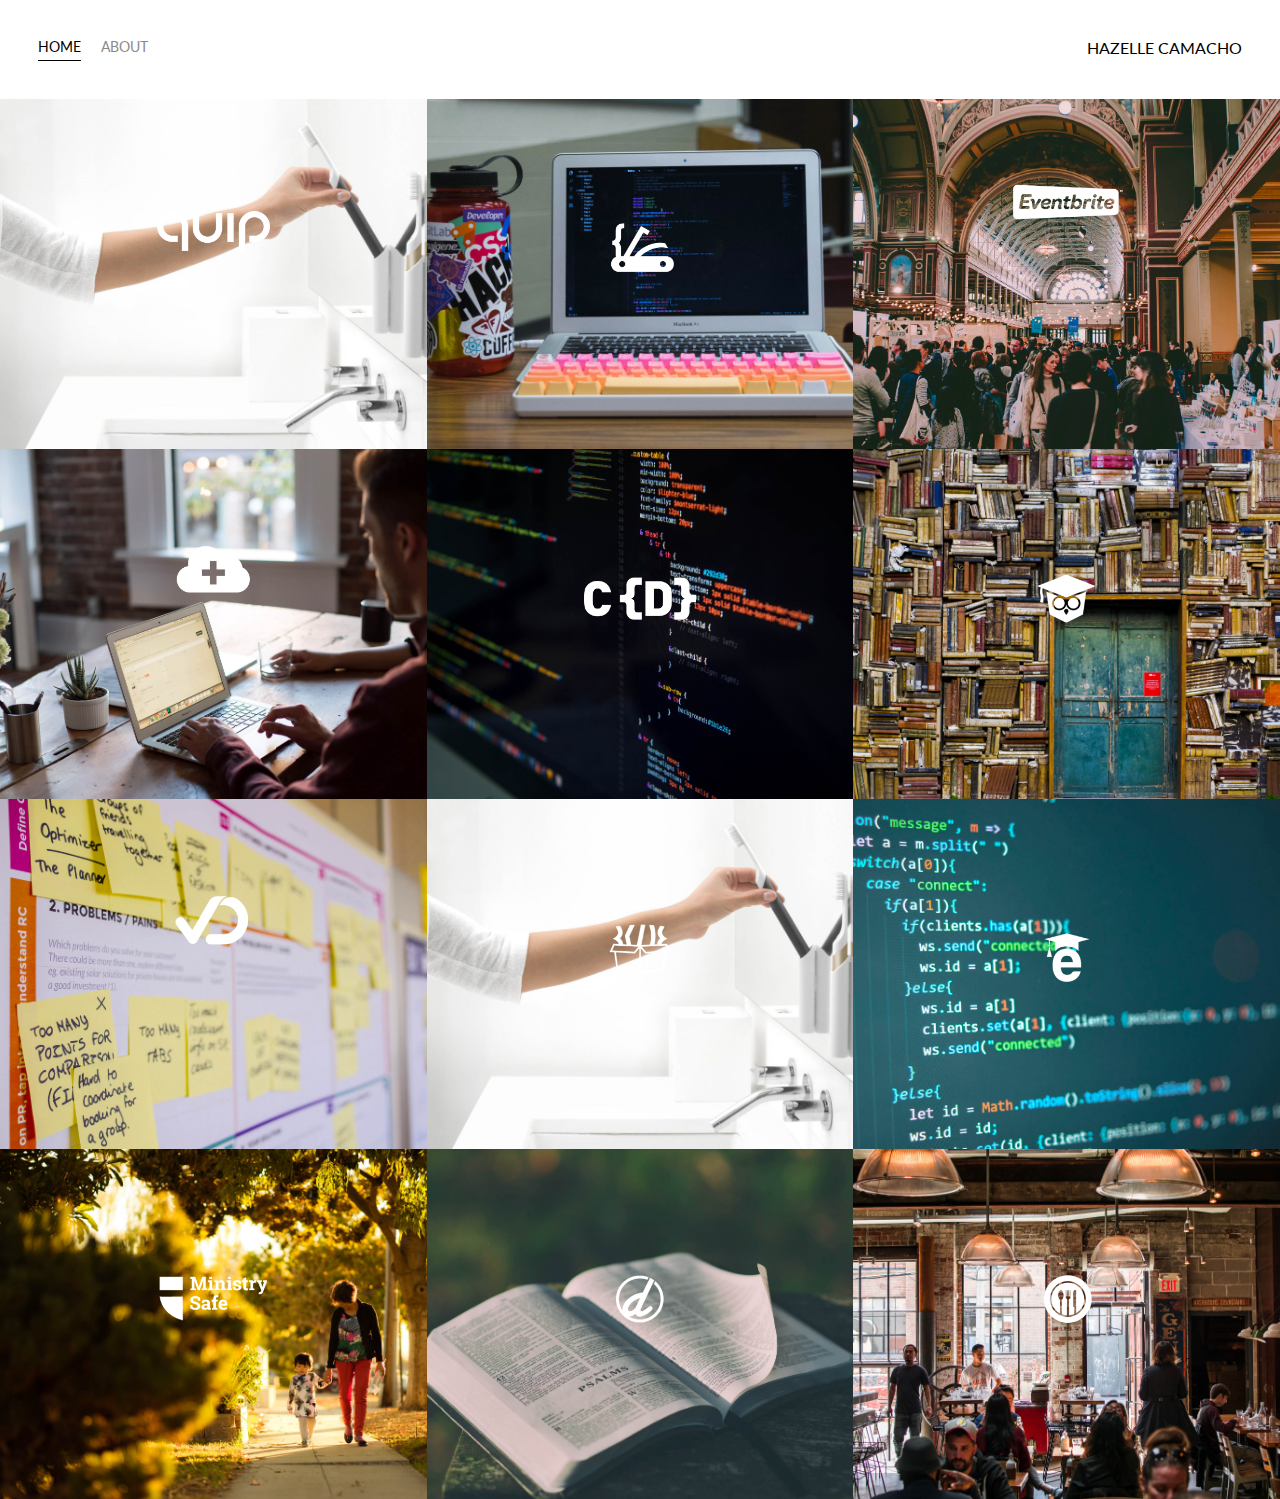
<file: index.html>
<!DOCTYPE html>
<html lang="en">
  <head>
    <meta charset="UTF-8" />
    <meta name="viewport" content="width=device-width, initial-scale=1.0" />
    <title>Page Title</title>
    <link
      href="https://fonts.googleapis.com/css2?family=Lato&display=swap"
      rel="stylesheet"
    />
    <link rel="stylesheet" href="styles.css" />
  </head>
  <body>
    <div class="container">
      <div class="nav-wrapper">
        <div class="left-side">
          <div class="nav-link-wrapper active-nav-link">
            <a href="index.html">Home</a>
          </div>

          <div class="nav-link-wrapper">
            <a href="about.html">About</a>
          </div>
        </div>

        <div class="right-side">
          <div class="brand">
            <div>HAZELLE CAMACHO</div>
          </div>
        </div>
      </div>

      <div class="content-wrapper">
        <div class="portfolio-items-wrapper">
          <div class="portfolio-item-wrapper">
            <div
              class="portfolio-img-background"
              style="background-image: url(images/portfolio1.jpg);"
            ></div>

            <div class="img-text-wrapper">
              <div class="logo-wrapper">
                <img src="images/logos/quip.png" alt="" />
              </div>

              <div class="subtitle">
                I built the Quip Ecommerce platform, named a Top 25 Invention by
                Time Magazine in 2016
              </div>
            </div>
          </div>

          <div class="portfolio-item-wrapper">
            <div
              class="portfolio-img-background"
              style="background-image: url(images/portfolio2.jpg);"
            ></div>
            <div class="img-text-wrapper">
              <div class="logo-wrapper">
                <img src="images/logos/devcamp.png" alt="" />
              </div>

              <div class="subtitle">
                Coding bootcamp and learning management system.
              </div>
            </div>
          </div>

          <div class="portfolio-item-wrapper">
            <div
              class="portfolio-img-background"
              style="background-image: url(images/portfolio3.jpg);"
            ></div>
            <div class="img-text-wrapper">
              <div class="logo-wrapper">
                <img src="images/logos/eventbrite.png" alt="" />
              </div>

              <div class="subtitle">
                Eventbrite is the leading event management platform on the web
                with millions of individuals utilizing their applications to
                find, register or, and management events in numerous industries.
              </div>
            </div>
          </div>

          <div class="portfolio-item-wrapper">
            <div
              class="portfolio-img-background"
              style="background-image: url(images/portfolio4.jpg);"
            ></div>
            <div class="img-text-wrapper">
              <div class="logo-wrapper">
                <img src="images/logos/shop-hacker.png" alt="" />
              </div>

              <div class="subtitle">
                Shop Hacker allows you to easily import digital products such as
                elearning courses, software, and games directly into your
                ecommerce store.
              </div>
            </div>
          </div>

          <div class="portfolio-item-wrapper">
            <div
              class="portfolio-img-background"
              style="background-image: url(images/portfolio5.jpg);"
            ></div>
            <div class="img-text-wrapper">
              <div class="logo-wrapper">
                <img src="images/logos/crondose.png" alt="" />
              </div>

              <div class="subtitle">
                Online tutorials and productivity tips.
              </div>
            </div>
          </div>

          <div class="portfolio-item-wrapper">
            <div
              class="portfolio-img-background"
              style="background-image: url(images/portfolio6.jpg);"
            ></div>
            <div class="img-text-wrapper">
              <div class="logo-wrapper">
                <img src="images/logos/dailysmarty.png" alt="" />
              </div>

              <div class="subtitle">
                Keep track of what you learn every day.
              </div>
            </div>
          </div>

          <div class="portfolio-item-wrapper">
            <div
              class="portfolio-img-background"
              style="background-image: url(images/portfolio7.jpg);"
            ></div>
            <div class="img-text-wrapper">
              <div class="logo-wrapper">
                <img src="images/logos/dashtrack.png" alt="" />
              </div>

              <div class="subtitle">
                What you track improves. DashTrack is a journal that makes it
                easy to track your daily tasks and make the most of your time
                each day.
              </div>
            </div>
          </div>

          <div class="portfolio-item-wrapper">
            <div
              class="portfolio-img-background"
              style="background-image: url(images/portfolio1.jpg);"
            ></div>
            <div class="img-text-wrapper">
              <div class="logo-wrapper">
                <img src="images/logos/devtrunk.png" alt="" />
              </div>
              <div class="subtitle">
                Online shop for developer happiness
              </div>
            </div>
          </div>

          <div class="portfolio-item-wrapper">
            <div
              class="portfolio-img-background"
              style="background-image: url(images/portfolio9.jpg);"
            ></div>
            <div class="img-text-wrapper">
              <div class="logo-wrapper">
                <img src="images/logos/edutechional.png" alt="" />
              </div>

              <div class="subtitle">
                Online technology tutorials.
              </div>
            </div>
          </div>
          <div class="portfolio-item-wrapper">
            <div
              class="portfolio-img-background"
              style="background-image: url(images/portfolio10.jpg);"
            ></div>
            <div class="img-text-wrapper">
              <div class="logo-wrapper">
                <img src="images/logos/ministry-safe.png" alt="" />
              </div>
              <div class="subtitle">
                A complete child safety system for organizations.
              </div>
            </div>
          </div>

          <div class="portfolio-item-wrapper">
            <div
              class="portfolio-img-background"
              style="background-image: url(images/portfolio11.jpg);"
            ></div>
            <div class="img-text-wrapper">
              <div class="logo-wrapper">
                <img src="images/logos/open-devos.png" alt="" />
              </div>

              <div class="subtitle">
                Publish and share daily devotionals
              </div>
            </div>
          </div>

          <div class="portfolio-item-wrapper">
            <div
              class="portfolio-img-background"
              style="background-image: url(images/portfolio12.jpg);"
            ></div>
            <div class="img-text-wrapper">
              <div class="logo-wrapper">
                <img src="images/logos/toastability.png" alt="" />
              </div>

              <div class="subtitle">
                Easy way to manage the digital life of your bar or restaurant.
              </div>
            </div>
          </div>
        </div>
      </div>
    </div>
  </body>
  <script>
    const portfolioItems = document.querySelectorAll(".portfolio-item-wrapper");

    portfolioItems.forEach((portfolioItem) => {
      portfolioItem.addEventListener("mouseover", () => {
        console.log(portfolioItem.childNodes[1].classList);
        portfolioItem.childNodes[1].classList.add("img-darken");
      });
      portfolioItem.addEventListener("mouseout", () => {
        portfolioItem.childNodes[1].classList.remove("img-darken");
      });
    });
  </script>
</html>
</file>
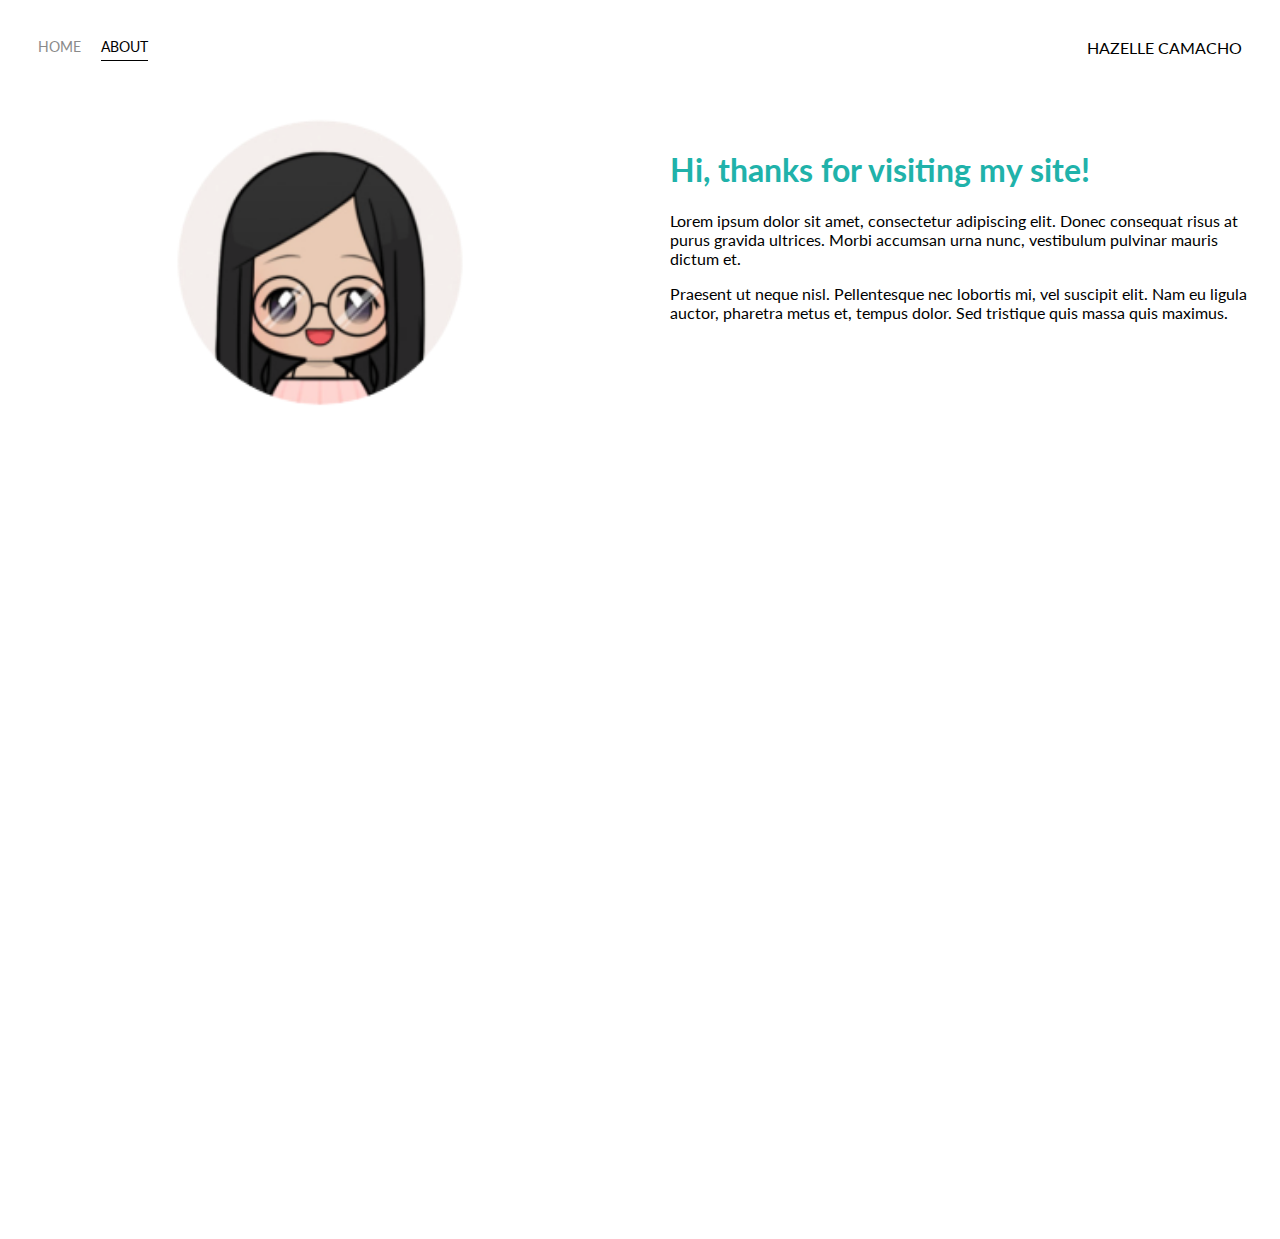
<file: about.html>
<!DOCTYPE html>
<html lang="en">
  <head>
    <meta charset="UTF-8" />
    <meta name="viewport" content="width=device-width, initial-scale=1.0" />
    <title>About</title>
    <link
      href="https://fonts.googleapis.com/css2?family=Lato&display=swap"
      rel="stylesheet"
    />
    <link rel="stylesheet" href="styles.css" />
  </head>
  <body>
    <div class="container">
      <div class="nav-wrapper">
        <div class="left-side">
          <div class="nav-link-wrapper">
            <a href="index.html">Home</a>
          </div>

          <div class="nav-link-wrapper active-nav-link">
            <a href="about.html">About</a>
          </div>
        </div>

        <div class="right-side">
          <div class="brand">
            <div>HAZELLE CAMACHO</div>
          </div>
        </div>
      </div>

      <div class="content-wrapper">
        <div class="two-column-wrapper">
          <div class="profile-image-wrapper">
            <img src="images/profile.png" alt="" />
          </div>
          <div class="profile-content-wrapper">
            <h1>Hi, thanks for visiting my site!</h1>
            <p>
              Lorem ipsum dolor sit amet, consectetur adipiscing elit. Donec
              consequat risus at purus gravida ultrices. Morbi accumsan urna
              nunc, vestibulum pulvinar mauris dictum et.
            </p>
            <p>
              Praesent ut neque nisl. Pellentesque nec lobortis mi, vel suscipit
              elit. Nam eu ligula auctor, pharetra metus et, tempus dolor. Sed
              tristique quis massa quis maximus.
            </p>
          </div>
        </div>
      </div>
    </div>
  </body>
</html>
</file>
<file: styles.css>
/* Master Styles */

body {
  font-family: "Lato", sans serif;
  margin: 0px;
}

.container {
  display: grid;
  grid-template-columns: 1fr;
}
/* Nav styles */
.nav-wrapper {
  display: flex;
  justify-content: space-between;
  padding: 38px;
}

.left-side {
  display: flex;
}

.nav-wrapper > .left-side > div {
  margin-right: 20px;
  font-size: 0.9em;
  text-transform: uppercase;
}

.nav-link-wrapper {
  height: 22px;
  border-bottom: 1px solid transparent;
  transition: border-bottom 0.5s;
}

.nav-link-wrapper a {
  color: #8a8a8a;
  text-decoration: none;
  transition: color 0.5s;
}

.nav-link-wrapper:hover {
  border-bottom: 1px solid black;
}

.nav-link-wrapper a:hover {
  color: black;
}
.active-nav-link {
  border-bottom: 1px solid black;
}
.active-nav-link a {
  color: black !important;
}
/* Portfolio Styles */

.portfolio-items-wrapper {
  display: grid;
  grid-template-columns: 1fr 1fr 1fr;
}

.portfolio-item-wrapper {
  position: relative;
}

.portfolio-img-background {
  height: 350px;
  width: 100%;
  background-size: cover;
  background-position: center;
  background-repeat: no-repeat;
}

.img-text-wrapper {
  position: absolute;
  top: 0;
  display: flex;
  flex-direction: column;
  justify-content: center;
  align-items: center;
  height: 100%;
  text-align: center;
  padding-left: 100px;
  padding-right: 100px;
}

.logo-wrapper img {
  width: 50%;
  margin-bottom: 10px;
}
/* Needs to be more specific with selector */

.img-text-wrapper .subtitle {
  transition: 1s;
  color: transparent;
  font-weight: 600;
}
.img-text-wrapper:hover .subtitle {
  font-weight: 600;
  color: lightseagreen;
}

.img-darken {
  transition: 1s;
  filter: brightness(10%);
}

/* About page */
.two-column-wrapper {
  display: grid;
  grid-template-columns: 1fr 1fr;
}

.profile-image-wrapper img {
  width: 100%;
  transform: translateY(-15%);
}

.profile-content-wrapper {
  padding: 30px;
}

.profile-content-wrapper h1 {
  color: lightseagreen;
}
</file>
